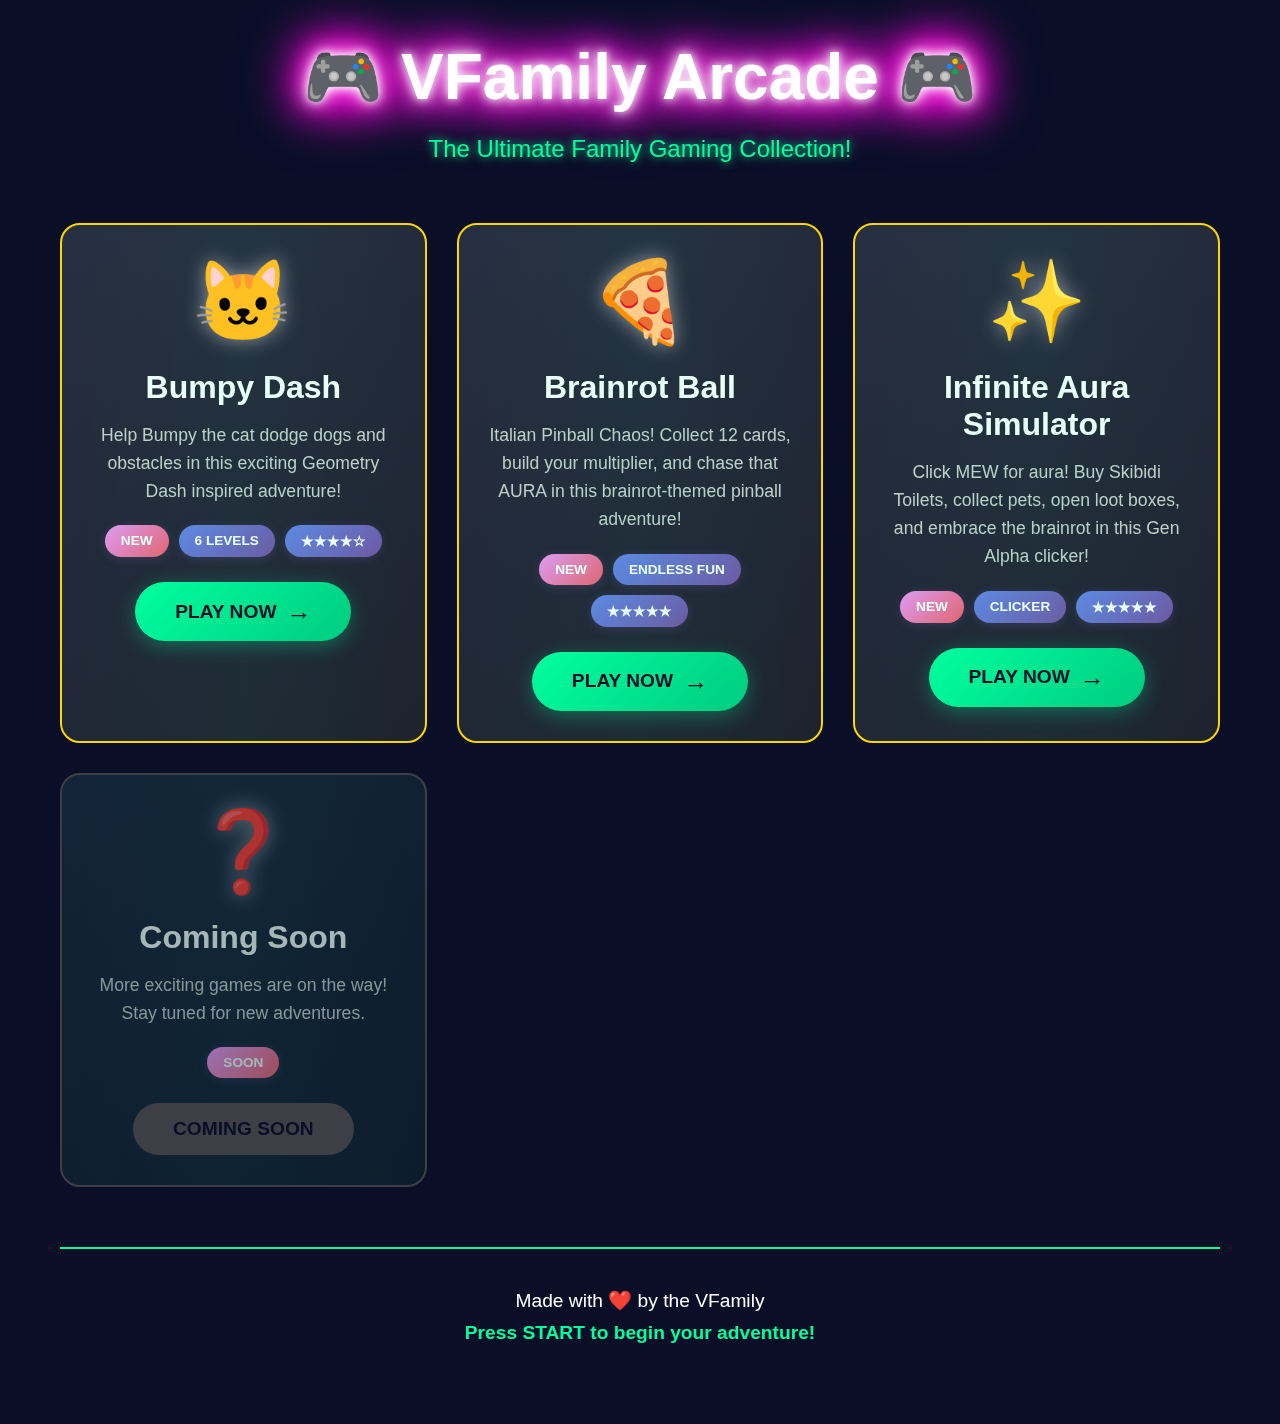
<file: index.html>
<!DOCTYPE html>
<html lang="en">
<head>
    <meta charset="UTF-8">
    <meta name="viewport" content="width=device-width, initial-scale=1.0">
    <title>VFamily Arcade - Fun Games for Everyone!</title>
    <link rel="stylesheet" href="style.css">
</head>
<body>
    <div class="stars"></div>
    <div class="stars2"></div>
    <div class="stars3"></div>

    <div class="container">
        <header class="arcade-header">
            <h1 class="neon-title">🎮 VFamily Arcade 🎮</h1>
            <p class="subtitle">The Ultimate Family Gaming Collection!</p>
        </header>

        <div class="games-grid">
            <div class="game-card featured">
                <div class="game-icon">🐱</div>
                <h2>Bumpy Dash</h2>
                <p class="game-description">Help Bumpy the cat dodge dogs and obstacles in this exciting Geometry Dash inspired adventure!</p>
                <div class="game-stats">
                    <span class="badge">NEW</span>
                    <span class="badge difficulty-easy">6 Levels</span>
                    <span class="badge">★★★★☆</span>
                </div>
                <a href="bumpy-dash/index.html" class="play-button">
                    <span>PLAY NOW</span>
                    <span class="arrow">→</span>
                </a>
            </div>

            <div class="game-card featured">
                <div class="game-icon">🍕</div>
                <h2>Brainrot Ball</h2>
                <p class="game-description">Italian Pinball Chaos! Collect 12 cards, build your multiplier, and chase that AURA in this brainrot-themed pinball adventure!</p>
                <div class="game-stats">
                    <span class="badge">NEW</span>
                    <span class="badge difficulty-easy">Endless Fun</span>
                    <span class="badge">★★★★★</span>
                </div>
                <a href="brainrot-ball/index.html" class="play-button">
                    <span>PLAY NOW</span>
                    <span class="arrow">→</span>
                </a>
            </div>

            <div class="game-card featured">
                <div class="game-icon">✨</div>
                <h2>Infinite Aura Simulator</h2>
                <p class="game-description">Click MEW for aura! Buy Skibidi Toilets, collect pets, open loot boxes, and embrace the brainrot in this Gen Alpha clicker!</p>
                <div class="game-stats">
                    <span class="badge">NEW</span>
                    <span class="badge difficulty-easy">Clicker</span>
                    <span class="badge">★★★★★</span>
                </div>
                <a href="infinite-aura/index.html" class="play-button">
                    <span>PLAY NOW</span>
                    <span class="arrow">→</span>
                </a>
            </div>

            <div class="game-card coming-soon">
                <div class="game-icon">❓</div>
                <h2>Coming Soon</h2>
                <p class="game-description">More exciting games are on the way! Stay tuned for new adventures.</p>
                <div class="game-stats">
                    <span class="badge">SOON</span>
                </div>
                <button class="play-button disabled" disabled>
                    <span>COMING SOON</span>
                </button>
            </div>
        </div>

        <footer class="arcade-footer">
            <p>Made with ❤️ by the VFamily</p>
            <p class="footer-text">Press START to begin your adventure!</p>
        </footer>
    </div>
</body>
</html>
</file>
<file: style.css>
* {
    margin: 0;
    padding: 0;
    box-sizing: border-box;
}

body {
    font-family: 'Arial', sans-serif;
    background: #0a0e27;
    color: #fff;
    overflow-x: hidden;
    min-height: 100vh;
}

/* Animated starry background */
.stars, .stars2, .stars3 {
    position: fixed;
    top: 0;
    left: 0;
    width: 100%;
    height: 100%;
    pointer-events: none;
}

.stars {
    background: transparent url('[data-uri]') repeat;
    animation: starsMove 100s linear infinite;
}

.stars2 {
    background: transparent url('[data-uri]') repeat;
    animation: starsMove 150s linear infinite;
    opacity: 0.5;
}

.stars3 {
    background: transparent url('[data-uri]') repeat;
    animation: starsMove 200s linear infinite;
    opacity: 0.3;
}

@keyframes starsMove {
    from { transform: translateY(0); }
    to { transform: translateY(-2000px); }
}

.container {
    max-width: 1200px;
    margin: 0 auto;
    padding: 40px 20px;
    position: relative;
    z-index: 1;
}

/* Header */
.arcade-header {
    text-align: center;
    margin-bottom: 60px;
    animation: fadeInDown 1s ease;
}

.neon-title {
    font-size: 4em;
    font-weight: bold;
    text-shadow:
        0 0 10px #fff,
        0 0 20px #fff,
        0 0 30px #ff00de,
        0 0 40px #ff00de,
        0 0 50px #ff00de,
        0 0 60px #ff00de,
        0 0 70px #ff00de;
    animation: neonPulse 2s ease-in-out infinite alternate;
    margin-bottom: 20px;
}

@keyframes neonPulse {
    from {
        text-shadow:
            0 0 10px #fff,
            0 0 20px #fff,
            0 0 30px #ff00de,
            0 0 40px #ff00de,
            0 0 50px #ff00de,
            0 0 60px #ff00de,
            0 0 70px #ff00de;
    }
    to {
        text-shadow:
            0 0 5px #fff,
            0 0 10px #fff,
            0 0 15px #ff00de,
            0 0 20px #ff00de,
            0 0 25px #ff00de,
            0 0 30px #ff00de,
            0 0 35px #ff00de;
    }
}

.subtitle {
    font-size: 1.5em;
    color: #00ff9f;
    text-shadow: 0 0 10px #00ff9f;
}

@keyframes fadeInDown {
    from {
        opacity: 0;
        transform: translateY(-50px);
    }
    to {
        opacity: 1;
        transform: translateY(0);
    }
}

/* Games Grid */
.games-grid {
    display: grid;
    grid-template-columns: repeat(auto-fit, minmax(320px, 1fr));
    gap: 30px;
    margin-bottom: 60px;
}

.game-card {
    background: linear-gradient(145deg, #1a1f3a 0%, #0f1226 100%);
    border: 2px solid #00ff9f;
    border-radius: 20px;
    padding: 30px;
    text-align: center;
    transition: all 0.3s ease;
    animation: fadeInUp 1s ease;
    position: relative;
    overflow: hidden;
}

.game-card::before {
    content: '';
    position: absolute;
    top: -50%;
    left: -50%;
    width: 200%;
    height: 200%;
    background: linear-gradient(
        45deg,
        transparent,
        rgba(0, 255, 159, 0.1),
        transparent
    );
    transform: rotate(45deg);
    transition: all 0.5s ease;
}

.game-card:hover::before {
    animation: shimmer 1.5s infinite;
}

@keyframes shimmer {
    0% { transform: translateX(-100%) translateY(-100%) rotate(45deg); }
    100% { transform: translateX(100%) translateY(100%) rotate(45deg); }
}

.game-card:hover {
    transform: translateY(-10px) scale(1.02);
    border-color: #ff00de;
    box-shadow:
        0 10px 40px rgba(255, 0, 222, 0.3),
        0 0 20px rgba(0, 255, 159, 0.2);
}

.game-card.featured {
    border-color: #ffd700;
    background: linear-gradient(145deg, #2a1f3a 0%, #1f1226 100%);
}

.game-card.featured:hover {
    border-color: #ffd700;
    box-shadow:
        0 10px 40px rgba(255, 215, 0, 0.4),
        0 0 30px rgba(255, 215, 0, 0.3);
}

.game-card.coming-soon {
    opacity: 0.7;
    border-color: #555;
}

.game-card.coming-soon:hover {
    transform: translateY(-5px);
    border-color: #777;
    box-shadow: 0 5px 20px rgba(85, 85, 85, 0.3);
}

@keyframes fadeInUp {
    from {
        opacity: 0;
        transform: translateY(50px);
    }
    to {
        opacity: 1;
        transform: translateY(0);
    }
}

.game-icon {
    font-size: 5em;
    margin-bottom: 20px;
    filter: drop-shadow(0 0 10px rgba(255, 255, 255, 0.5));
}

.game-card h2 {
    font-size: 2em;
    margin-bottom: 15px;
    color: #fff;
}

.game-description {
    color: #ccc;
    line-height: 1.6;
    margin-bottom: 20px;
    font-size: 1.1em;
}

.game-stats {
    display: flex;
    gap: 10px;
    justify-content: center;
    flex-wrap: wrap;
    margin-bottom: 25px;
}

.badge {
    background: linear-gradient(135deg, #667eea 0%, #764ba2 100%);
    padding: 8px 16px;
    border-radius: 20px;
    font-size: 0.85em;
    font-weight: bold;
    text-transform: uppercase;
    box-shadow: 0 2px 10px rgba(118, 75, 162, 0.3);
}

.badge:first-child {
    background: linear-gradient(135deg, #f093fb 0%, #f5576c 100%);
    animation: badgePulse 2s infinite;
}

@keyframes badgePulse {
    0%, 100% { transform: scale(1); }
    50% { transform: scale(1.1); }
}

.play-button {
    display: inline-flex;
    align-items: center;
    gap: 10px;
    background: linear-gradient(135deg, #00ff9f 0%, #00cc7f 100%);
    color: #0a0e27;
    padding: 15px 40px;
    border: none;
    border-radius: 50px;
    font-size: 1.2em;
    font-weight: bold;
    text-decoration: none;
    cursor: pointer;
    transition: all 0.3s ease;
    box-shadow: 0 5px 20px rgba(0, 255, 159, 0.3);
    position: relative;
    overflow: hidden;
}

.play-button::before {
    content: '';
    position: absolute;
    top: 50%;
    left: 50%;
    width: 0;
    height: 0;
    border-radius: 50%;
    background: rgba(255, 255, 255, 0.3);
    transform: translate(-50%, -50%);
    transition: width 0.6s, height 0.6s;
}

.play-button:hover::before {
    width: 300px;
    height: 300px;
}

.play-button:hover {
    transform: scale(1.1);
    box-shadow: 0 8px 30px rgba(0, 255, 159, 0.5);
}

.play-button:active {
    transform: scale(0.95);
}

.play-button.disabled {
    background: #555;
    cursor: not-allowed;
    box-shadow: none;
}

.play-button.disabled:hover {
    transform: none;
}

.arrow {
    font-size: 1.3em;
    transition: transform 0.3s ease;
}

.play-button:hover .arrow {
    transform: translateX(5px);
}

/* Footer */
.arcade-footer {
    text-align: center;
    margin-top: 60px;
    padding: 30px;
    border-top: 2px solid #00ff9f;
    animation: fadeIn 2s ease;
}

.arcade-footer p {
    margin: 10px 0;
    font-size: 1.2em;
}

.footer-text {
    color: #00ff9f;
    font-weight: bold;
    animation: blink 1.5s infinite;
}

@keyframes blink {
    0%, 100% { opacity: 1; }
    50% { opacity: 0.3; }
}

@keyframes fadeIn {
    from { opacity: 0; }
    to { opacity: 1; }
}

/* Responsive */
@media (max-width: 768px) {
    .neon-title {
        font-size: 2.5em;
    }

    .subtitle {
        font-size: 1.2em;
    }

    .games-grid {
        grid-template-columns: 1fr;
    }

    .game-card {
        padding: 20px;
    }

    .game-icon {
        font-size: 4em;
    }
}
</file>
